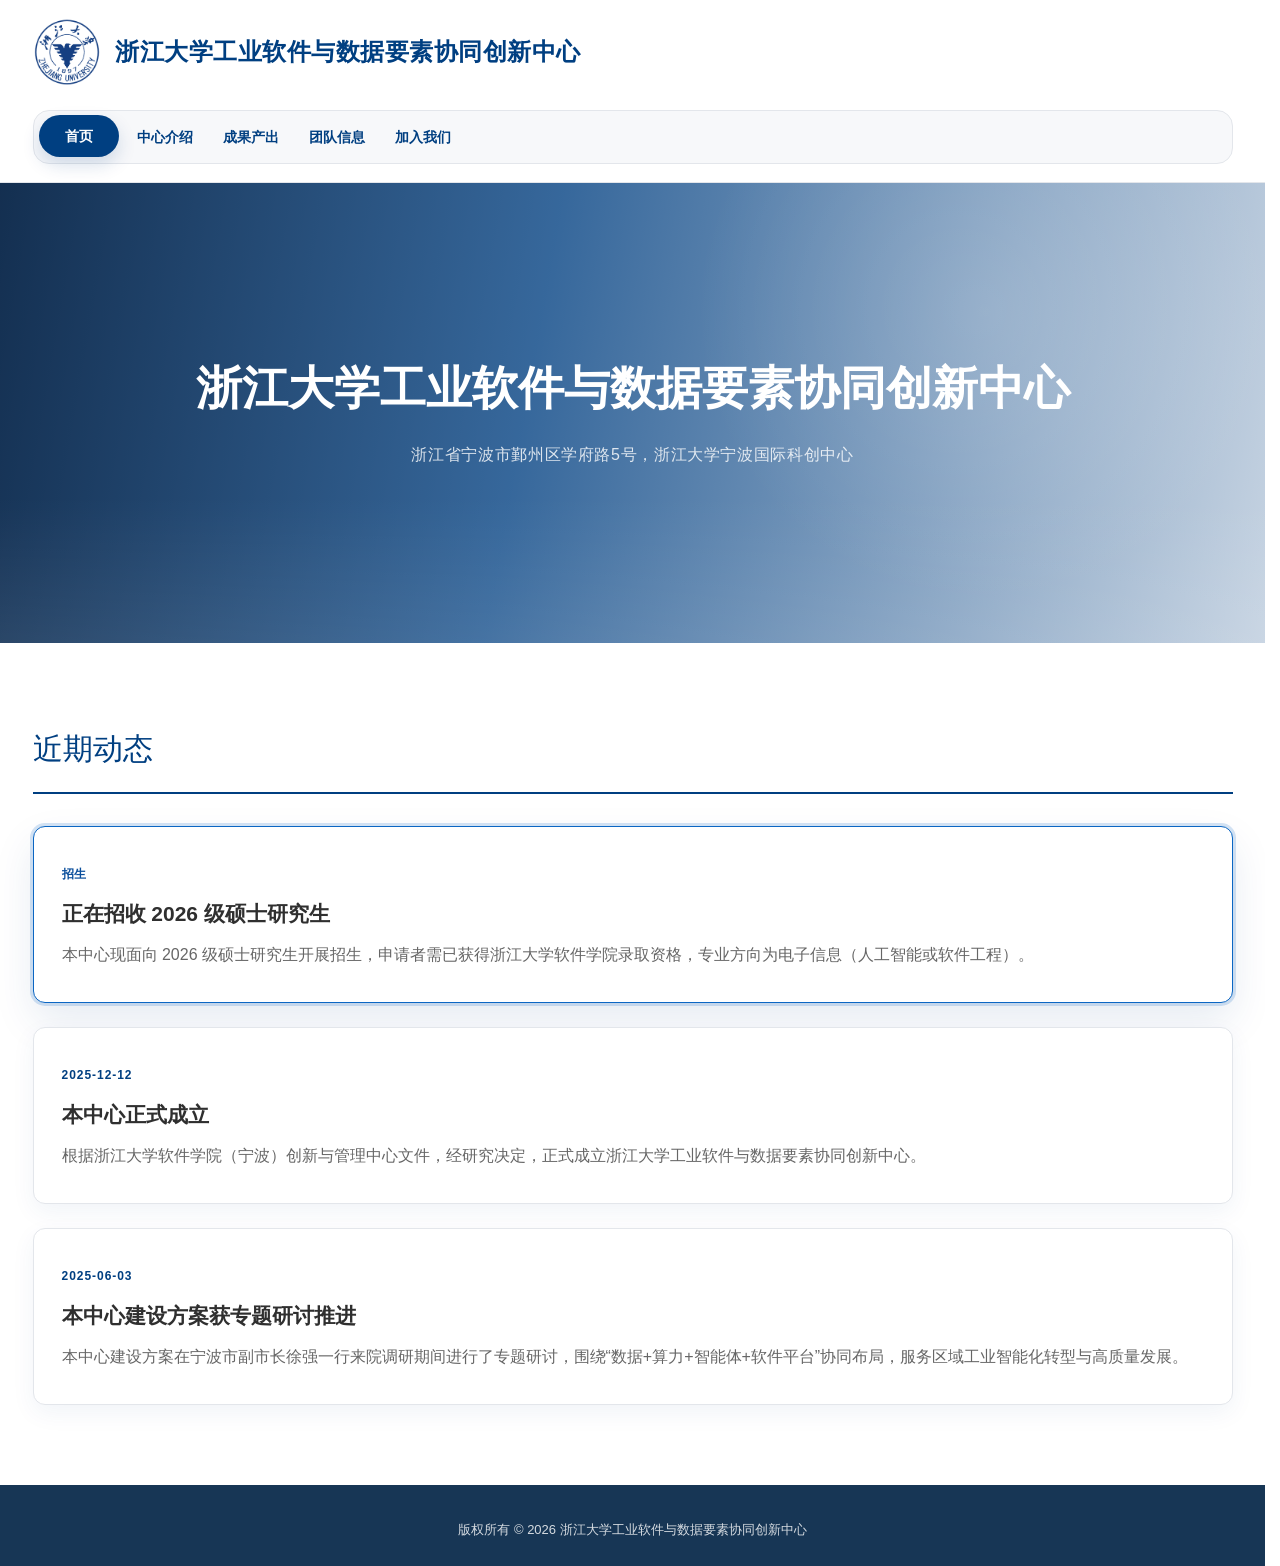
<file: index.html>
<!DOCTYPE html>
<html lang="zh-CN">
<head>
  <meta charset="UTF-8">
  <meta name="viewport" content="width=device-width, initial-scale=1.0">
  <title>浙江大学工业软件与数据要素协同创新中心</title>
  <meta name="description" content="浙江大学工业软件与数据要素协同创新中心，展示本中心概况、研究方向、团队师资、成果与联系方式。">
  <link rel="stylesheet" href="css/style.css">
</head>
<body data-page="home">
  <header class="site-header">
    <div class="container nav-shell">
      <a class="brand" href="index.html" aria-label="返回首页">
        <img class="brand-logo" src="images/zju-badge.png" alt="浙江大学">
        <div class="brand-text">
          <span class="brand-top">浙江大学工业软件与数据要素协同创新中心</span>
        </div>
      </a>
      <button class="nav-toggle" type="button" aria-expanded="false" aria-controls="site-nav">
        <span></span>
        <span></span>
      </button>
      <nav class="site-nav" id="site-nav" aria-label="主导航">
        <a href="index.html" data-nav="home">首页</a>
        <a href="about.html" data-nav="about">中心介绍</a>
        <a href="results.html" data-nav="results">成果产出</a>
        <a href="team.html" data-nav="team">团队信息</a>
        <a href="join.html" data-nav="join">加入我们</a>
      </nav>
    </div>
  </header>

  <main>
    <section class="hero">
      <div class="container hero-grid">
        <div class="hero-copy">
          <h1>浙江大学工业软件与数据要素协同创新中心<br><span class="hero-subline">浙江省宁波市鄞州区学府路5号，浙江大学宁波国际科创中心</span></h1>
        </div>
      </div>
    </section>

    <section class="section">
      <div class="container">
        <div class="section-heading">
          <h2>近期动态</h2>
        </div>
        <div class="news-grid">
          <article class="news-card featured-news-card">
            <a class="news-card-link" href="join.html">
              <div class="news-date">招生</div>
              <h3>正在招收 2026 级硕士研究生</h3>
              <p>本中心现面向 2026 级硕士研究生开展招生，申请者需已获得浙江大学软件学院录取资格，专业方向为电子信息（人工智能或软件工程）。</p>
            </a>
          </article>
          <article class="news-card">
            <a class="news-card-link" href="http://www.cst.zju.edu.cn/_upload/article/files/f1/43/873f62dd48d59788fee9ab7d8a9f/0dc8fa9b-b609-4086-8889-6b500c5af505.pdf" target="_blank" rel="noreferrer">
              <div class="news-date">2025-12-12</div>
              <h3>本中心正式成立</h3>
              <p>根据浙江大学软件学院（宁波）创新与管理中心文件，经研究决定，正式成立浙江大学工业软件与数据要素协同创新中心。</p>
            </a>
          </article>
          <article class="news-card">
            <a class="news-card-link" href="http://www.cst.zju.edu.cn/2025/0603/c36202a3057775/page.htm" target="_blank" rel="noreferrer">
              <div class="news-date">2025-06-03</div>
              <h3>本中心建设方案获专题研讨推进</h3>
              <p>本中心建设方案在宁波市副市长徐强一行来院调研期间进行了专题研讨，围绕“数据+算力+智能体+软件平台”协同布局，服务区域工业智能化转型与高质量发展。</p>
            </a>
          </article>
        </div>
      </div>
    </section>
  </main>

  <footer class="site-footer">
    <div class="container footer-bottom">
      <p>版权所有 © <span id="current-year"></span> 浙江大学工业软件与数据要素协同创新中心</p>
    </div>
  </footer>

  <script src="js/main.js"></script>
</body>
</html>
</file>
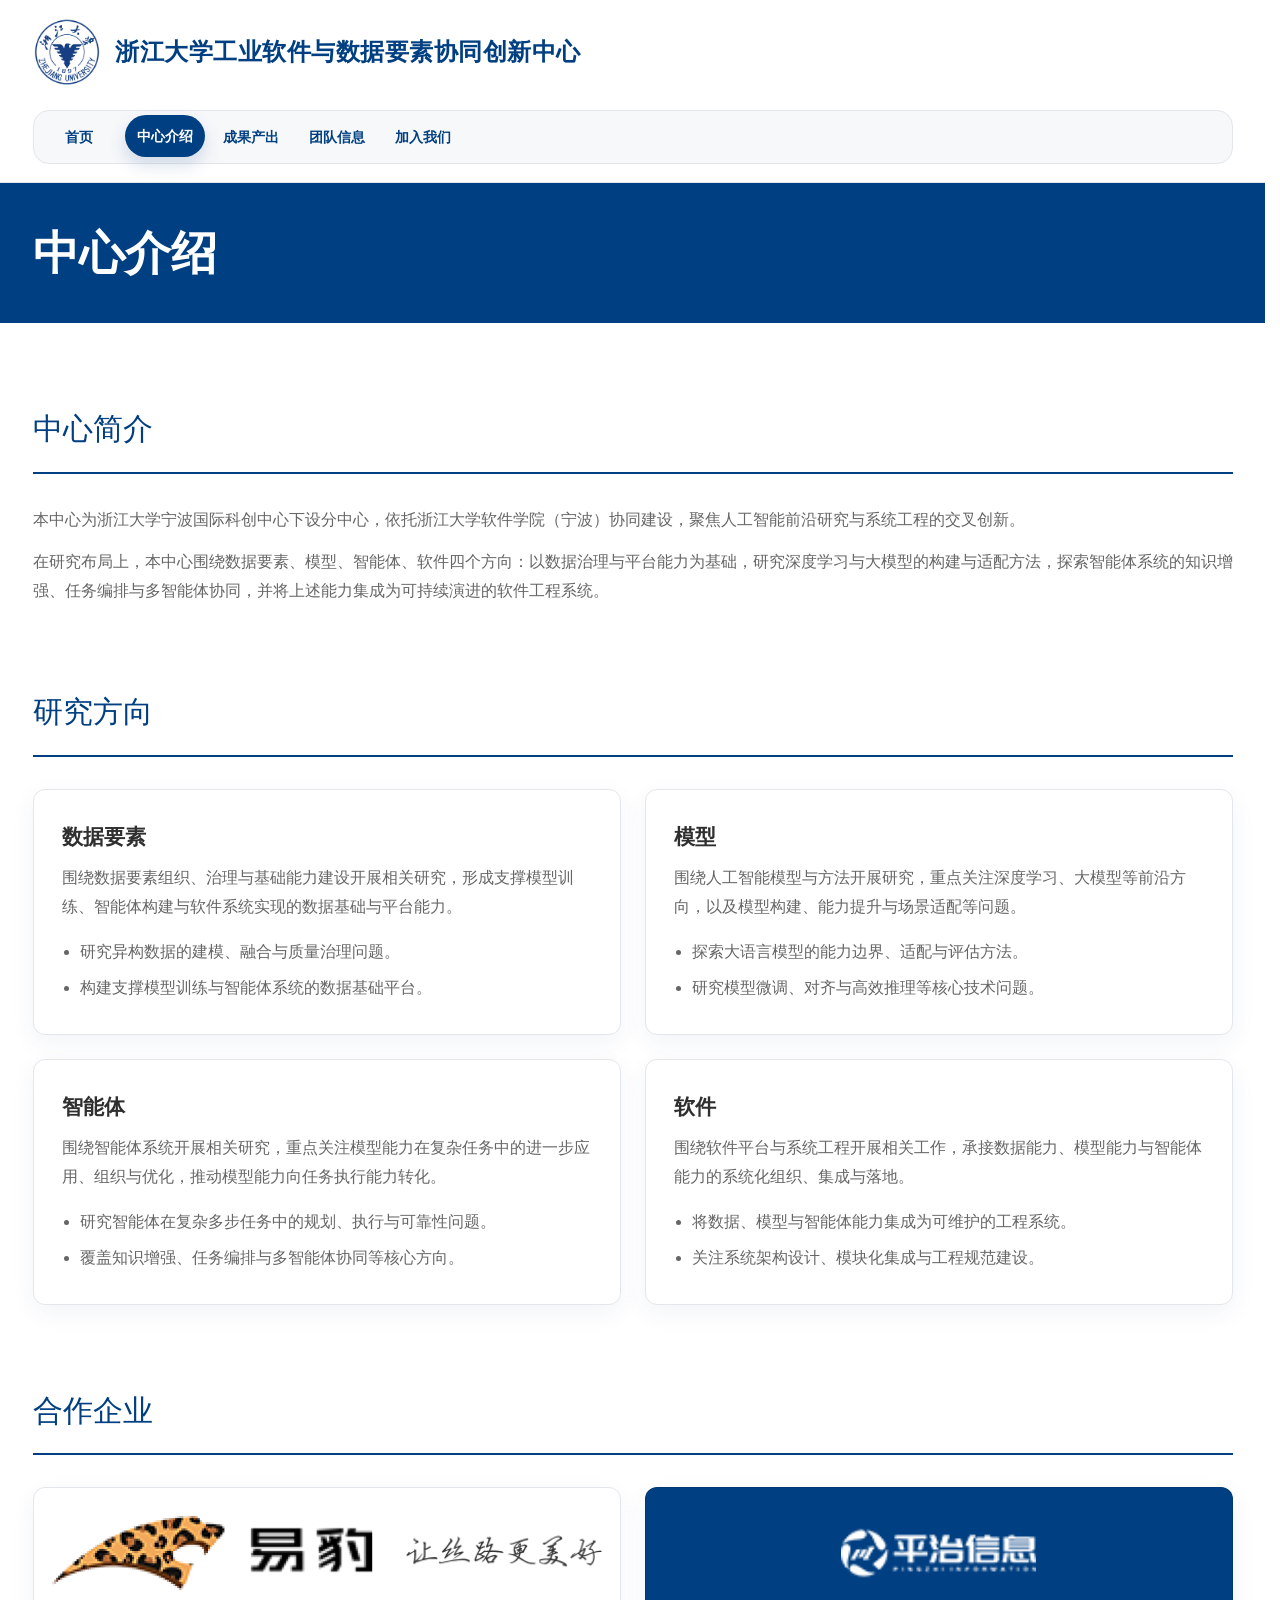
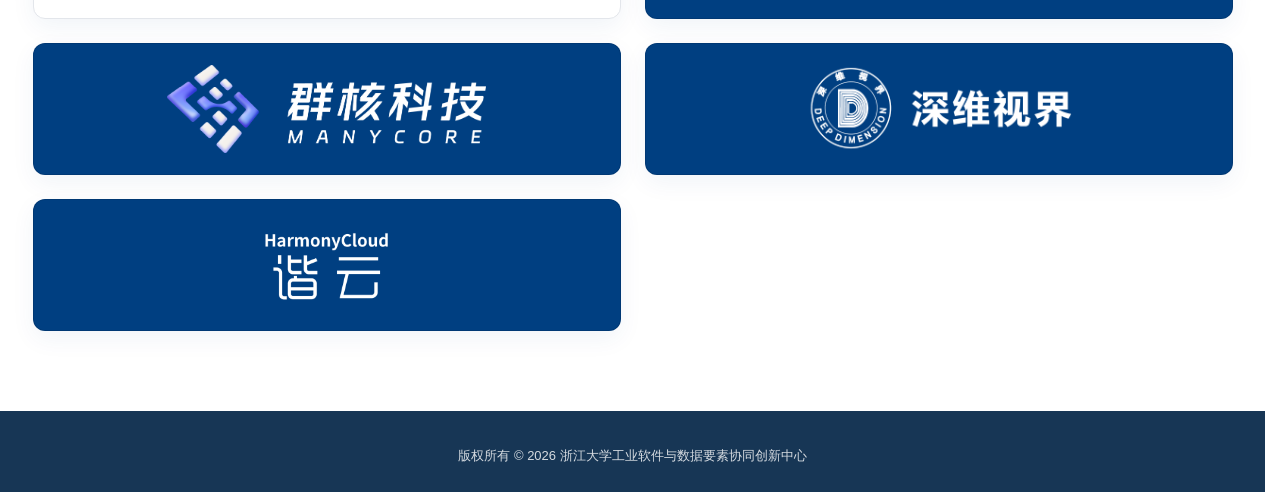
<file: about.html>
<!DOCTYPE html>
<html lang="zh-CN">
<head>
  <meta charset="UTF-8">
  <meta name="viewport" content="width=device-width, initial-scale=1.0">
  <title>中心介绍 | 浙江大学工业软件与数据要素协同创新中心</title>
  <meta name="description" content="了解浙江大学工业软件与数据要素协同创新中心的概况、建设重点、团队基础与研究布局。">
  <link rel="stylesheet" href="css/style.css">
</head>
<body data-page="about">
  <header class="site-header">
    <div class="container nav-shell">
      <a class="brand" href="index.html" aria-label="返回首页">
        <img class="brand-logo" src="images/zju-badge.png" alt="浙江大学">
        <div class="brand-text">
          <span class="brand-top">浙江大学工业软件与数据要素协同创新中心</span>
        </div>
      </a>
      <button class="nav-toggle" type="button" aria-expanded="false" aria-controls="site-nav">
        <span></span>
        <span></span>
      </button>
      <nav class="site-nav" id="site-nav" aria-label="主导航">
        <a href="index.html" data-nav="home">首页</a>
        <a href="about.html" data-nav="about">中心介绍</a>
        <a href="results.html" data-nav="results">成果产出</a>
        <a href="team.html" data-nav="team">团队信息</a>
        <a href="join.html" data-nav="join">加入我们</a>
      </nav>
    </div>
  </header>

  <main>
    <section class="page-hero">
      <div class="container">
        <div class="page-hero-copy">
          <h1>中心介绍</h1>
        </div>
      </div>
    </section>

    <section class="section page-section">
      <div class="container">
        <div class="section-heading">
          <div>
            <h2>中心简介</h2>
          </div>
        </div>
        <p class="section-intro">本中心为浙江大学宁波国际科创中心下设分中心，依托浙江大学软件学院（宁波）协同建设，聚焦人工智能前沿研究与系统工程的交叉创新。</p>
        <p class="section-intro">在研究布局上，本中心围绕数据要素、模型、智能体、软件四个方向：以数据治理与平台能力为基础，研究深度学习与大模型的构建与适配方法，探索智能体系统的知识增强、任务编排与多智能体协同，并将上述能力集成为可持续演进的软件工程系统。</p>
      </div>
    </section>

    <section class="section page-section">
      <div class="container">
        <div class="section-heading">
          <div>
            <h2>研究方向</h2>
          </div>
        </div>
        <div class="research-list">
          <article class="research-tile">
            <h3>数据要素</h3>
            <p>围绕数据要素组织、治理与基础能力建设开展相关研究，形成支撑模型训练、智能体构建与软件系统实现的数据基础与平台能力。</p>
            <ul class="bullet-list">
              <li>研究异构数据的建模、融合与质量治理问题。</li>
              <li>构建支撑模型训练与智能体系统的数据基础平台。</li>
            </ul>
          </article>
          <article class="research-tile">
            <h3>模型</h3>
            <p>围绕人工智能模型与方法开展研究，重点关注深度学习、大模型等前沿方向，以及模型构建、能力提升与场景适配等问题。</p>
            <ul class="bullet-list">
              <li>探索大语言模型的能力边界、适配与评估方法。</li>
              <li>研究模型微调、对齐与高效推理等核心技术问题。</li>
            </ul>
          </article>
          <article class="research-tile">
            <h3>智能体</h3>
            <p>围绕智能体系统开展相关研究，重点关注模型能力在复杂任务中的进一步应用、组织与优化，推动模型能力向任务执行能力转化。</p>
            <ul class="bullet-list">
              <li>研究智能体在复杂多步任务中的规划、执行与可靠性问题。</li>
              <li>覆盖知识增强、任务编排与多智能体协同等核心方向。</li>
            </ul>
          </article>
          <article class="research-tile">
            <h3>软件</h3>
            <p>围绕软件平台与系统工程开展相关工作，承接数据能力、模型能力与智能体能力的系统化组织、集成与落地。</p>
            <ul class="bullet-list">
              <li>将数据、模型与智能体能力集成为可维护的工程系统。</li>
              <li>关注系统架构设计、模块化集成与工程规范建设。</li>
            </ul>
          </article>
        </div>
      </div>
    </section>

    <section class="section page-section">
      <div class="container">
        <div class="section-heading">
          <div>
            <h2>合作企业</h2>
          </div>
        </div>
        <div class="partner-grid">
          <a class="partner-card partner-card-light" href="https://www.smartebao.com/index.html" target="_blank" rel="noreferrer">
            <img src="images/partners/易豹.png" alt="易豹网络科技">
          </a>
          <a class="partner-card" href="http://www.anysoft.cn/" target="_blank" rel="noreferrer">
            <img src="images/partners/平治.png" alt="平治信息">
          </a>
          <a class="partner-card" href="https://manycoretech.com/" target="_blank" rel="noreferrer">
            <img src="images/partners/群核.png" alt="群核科技">
          </a>
          <a class="partner-card" href="http://ncms.stculture.cn/" target="_blank" rel="noreferrer">
            <img src="images/partners/深维.png" alt="深维视界">
          </a>
          <a class="partner-card" href="https://www.harmonycloud.cn/" target="_blank" rel="noreferrer">
            <img src="images/partners/谐云.png" alt="谐云">
          </a>
        </div>
      </div>
    </section>
  </main>

  <footer class="site-footer">
    <div class="container footer-bottom">
      <p>版权所有 © <span id="current-year"></span> 浙江大学工业软件与数据要素协同创新中心</p>
    </div>
  </footer>

  <script src="js/main.js"></script>
</body>
</html>
</file>
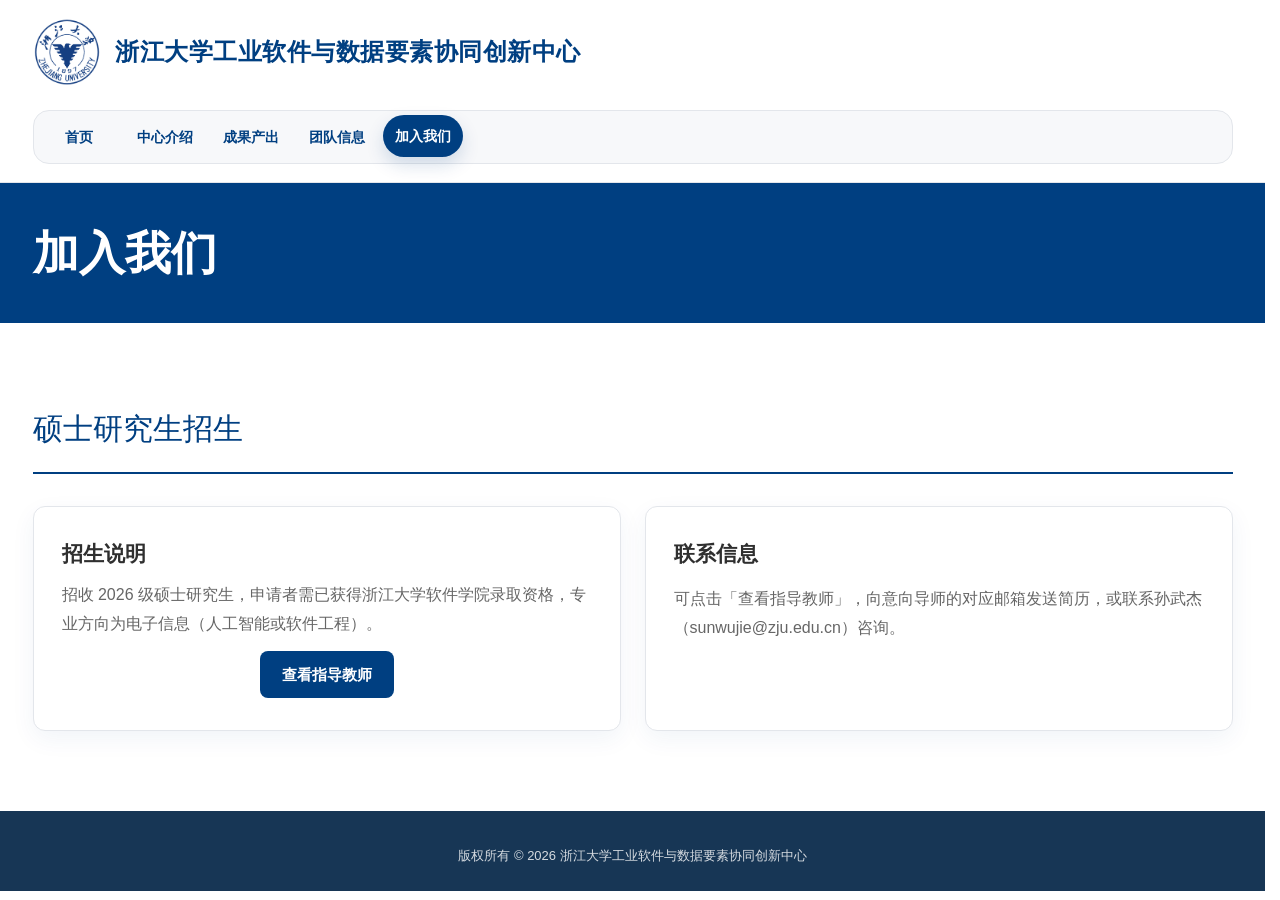
<file: join.html>
<!DOCTYPE html>
<html lang="zh-CN">
<head>
  <meta charset="UTF-8">
  <meta name="viewport" content="width=device-width, initial-scale=1.0">
  <title>加入我们 | 浙江大学工业软件与数据要素协同创新中心</title>
  <meta name="description" content="查看本中心 2026 级硕士研究生招生说明与联系信息。">
  <link rel="stylesheet" href="css/style.css">
</head>
<body data-page="join">
  <header class="site-header">
    <div class="container nav-shell">
      <a class="brand" href="index.html" aria-label="返回首页">
        <img class="brand-logo" src="images/zju-badge.png" alt="浙江大学">
        <div class="brand-text">
          <span class="brand-top">浙江大学工业软件与数据要素协同创新中心</span>
        </div>
      </a>
      <button class="nav-toggle" type="button" aria-expanded="false" aria-controls="site-nav">
        <span></span>
        <span></span>
      </button>
      <nav class="site-nav" id="site-nav" aria-label="主导航">
        <a href="index.html" data-nav="home">首页</a>
        <a href="about.html" data-nav="about">中心介绍</a>
        <a href="results.html" data-nav="results">成果产出</a>
        <a href="team.html" data-nav="team">团队信息</a>
        <a href="join.html" data-nav="join">加入我们</a>
      </nav>
    </div>
  </header>

  <main>
    <section class="page-hero">
      <div class="container">
        <div class="page-hero-copy">
          <h1>加入我们</h1>
        </div>
      </div>
    </section>

    <section class="section page-section">
      <div class="container">
        <div class="section-heading">
          <div>
            <h2>硕士研究生招生</h2>
          </div>
        </div>
        <div class="path-grid">
          <article class="path-card">
            <h3>招生说明</h3>
            <p>招收 2026 级硕士研究生，申请者需已获得浙江大学软件学院录取资格，专业方向为电子信息（人工智能或软件工程）。</p>
            <p style="text-align: center; margin-top: 12px;"><button id="btn-teachers" style="padding: 10px 22px; background: var(--primary); color: #fff; font-weight: 600; border-radius: 8px; border: none; cursor: pointer; font-size: 15px;">查看指导教师</button></p>
          </article>
          <article class="path-card">
            <h3>联系信息</h3>
            <ul class="contact-list">
              <li>可点击「查看指导教师」，向意向导师的对应邮箱发送简历，或联系孙武杰（<a href="mailto:sunwujie@zju.edu.cn">sunwujie@zju.edu.cn</a>）咨询。</li>
            </ul>
          </article>
        </div>
      </div>
    </section>
  </main>

  <footer class="site-footer">
    <div class="container footer-bottom">
      <p>版权所有 © <span id="current-year"></span> 浙江大学工业软件与数据要素协同创新中心</p>
    </div>
  </footer>

  <div class="modal-overlay" id="modal-teachers" role="dialog" aria-modal="true" aria-labelledby="modal-teachers-title" style="display:none;position:fixed;inset:0;background:rgba(0,0,0,.45);z-index:1000;align-items:center;justify-content:center;">
    <div class="modal-box">
      <button class="modal-close" id="btn-teachers-close" aria-label="关闭">&#x2715;</button>
      <h2 class="modal-title" id="modal-teachers-title">指导教师</h2>
      <ul class="teacher-list" id="teacher-list"></ul>
    </div>
  </div>

  <script src="js/main.js"></script>
  <script>
    (function () {
      var teachers = [
        {
          name: '宋明黎',
          homepage: 'https://person.zju.edu.cn/msong',
          field: '模型驱动的深度学习、计算机视觉、图机器学习',
          email: ['zunlei', 'feng', '@', 'zju', '.', 'edu', '.', 'cn']
        },
        {
          name: '王灿',
          homepage: 'https://person.zju.edu.cn/wangcan/0.html',
          field: '知识蒸馏、多模态大模型、扩散模型',
          email: ['sunwujie', '@', 'zju', '.', 'edu', '.', 'cn']
        },
        {
          name: '冯尊磊',
          homepage: 'https://person.zju.edu.cn/fengzunlei',
          field: '人工智能+医学交叉、病理大模型、AI智能体多组学分析',
          email: ['zunlei', 'feng', '@', 'zju', '.', 'edu', '.', 'cn']
        },
        {
          name: '宋杰',
          homepage: 'https://person.zju.edu.cn/songjie',
          field: '多模态大模型、空间智能、模型轻量化',
          email: ['sjie', '@', 'zju', '.', 'edu', '.', 'cn']
        },
        {
          name: '宛袁玉',
          homepage: 'https://person.zju.edu.cn/wanyy',
          field: '在线学习、分布式优化、数据制备、持续学习、模型合并',
          email: ['wanyy', '@', 'zju', '.', 'edu', '.', 'cn']
        },
        {
          name: '季珂宇',
          homepage: 'https://person.zju.edu.cn/NB25053',
          field: '密码学、数据安全、隐私保护计算、人工智能安全',
          email: ['jikeyu', '@', 'zju', '.', 'edu', '.', 'cn']
        },
        {
          name: '贾凌翔',
          homepage: 'https://vipazoo.cn/people/jialingxiang',
          field: 'AI4S多模态大模型、靶向药物设计、肿瘤智能诊疗、多智能体因果推理',
          email: ['lingxiang', 'jia', '@', 'zju', '.', 'edu', '.', 'cn']
        },
        {
          name: '胡佳聪',
          homepage: 'https://jiaconghu.com/',
          field: '多模态大模型、多模态智能体、安全可信、评估优化',
          email: ['jiacong', 'hu', '@', 'zju', '.', 'edu', '.', 'cn']
        },
        {
          name: '张皓飞',
          homepage: 'https://vipazoo.cn/people/zhanghaofei',
          field: '无人机自主视觉导航、多模态智能体、深度模型可解释',
          email: ['haofei', 'zhang', '@', 'zju', '.', 'edu', '.', 'cn']
        },
        {
          name: '陈凯旋',
          homepage: 'https://chenchkx.github.io/',
          field: '多元时序分析、图机器学习、智慧能源',
          email: ['chen', 'kx', '@', 'zju', '.', 'edu', '.', 'cn']
        },
        {
          name: '高杨',
          homepage: 'https://vipazoo.cn/people/gaoyang',
          field: '时间序列挖掘、图机器学习、欺诈检测',
          email: ['roy', 'gao', '@', 'zju', '.', 'edu', '.', 'cn']
        },
        {
          name: '郑铜亚',
          homepage: 'https://vipazoo.cn/people/zhengtongya.html',
          field: '大模型多智能体协作、区块链智能体、城市时空智能体',
          email: ['ty', 'zheng', '@', 'zju', '.', 'edu', '.', 'cn']
        },
        {
          name: '刘顺宇',
          homepage: 'https://scholar.google.com/citations?user=4U-X6d4AAAAJ&hl=en',
          field: '强化学习、大模型智能体',
          email: ['liu', 'shunyu', '@', 'zju', '.', 'edu', '.', 'cn']
        }
      ];

      var list = document.getElementById('teacher-list');
      teachers.forEach(function (t) {
        var emailHtml = t.email
          ? (function () { var addr = t.email.join(''); return '<a class="teacher-email-link" href="mailto:' + addr + '">' + addr + '</a>'; })()
          : '';
        var li = document.createElement('li');
        li.className = 'teacher-item';
        li.innerHTML =
          '<div class="teacher-row1">' +
            (t.homepage ? '<a class="teacher-name" href="' + t.homepage + '" target="_blank" rel="noreferrer">' + t.name + '</a>' : '<span class="teacher-name">' + t.name + '</span>') +
            emailHtml +
          '</div>' +
          '<div class="teacher-field">' + t.field + '</div>';
        list.appendChild(li);
      });

      var overlay = document.getElementById('modal-teachers');
      var btnOpen = document.getElementById('btn-teachers');
      var btnClose = document.getElementById('btn-teachers-close');

      function openModal() {
        overlay.style.display = 'flex';
        btnClose.focus();
      }
      function closeModal() {
        overlay.style.display = 'none';
        btnOpen.focus();
      }

      // Focus trap
      overlay.addEventListener('keydown', function (e) {
        if (e.key === 'Escape') { closeModal(); return; }
        if (e.key !== 'Tab') return;
        var focusable = Array.prototype.slice.call(
          overlay.querySelectorAll('a[href], button:not([disabled])')
        );
        var first = focusable[0];
        var last = focusable[focusable.length - 1];
        if (e.shiftKey) {
          if (document.activeElement === first) { e.preventDefault(); last.focus(); }
        } else {
          if (document.activeElement === last) { e.preventDefault(); first.focus(); }
        }
      });

      btnOpen.addEventListener('click', openModal);
      btnClose.addEventListener('click', closeModal);
      overlay.addEventListener('click', function (e) { if (e.target === overlay) closeModal(); });
    })();
  </script>
</body>
</html>
</file>
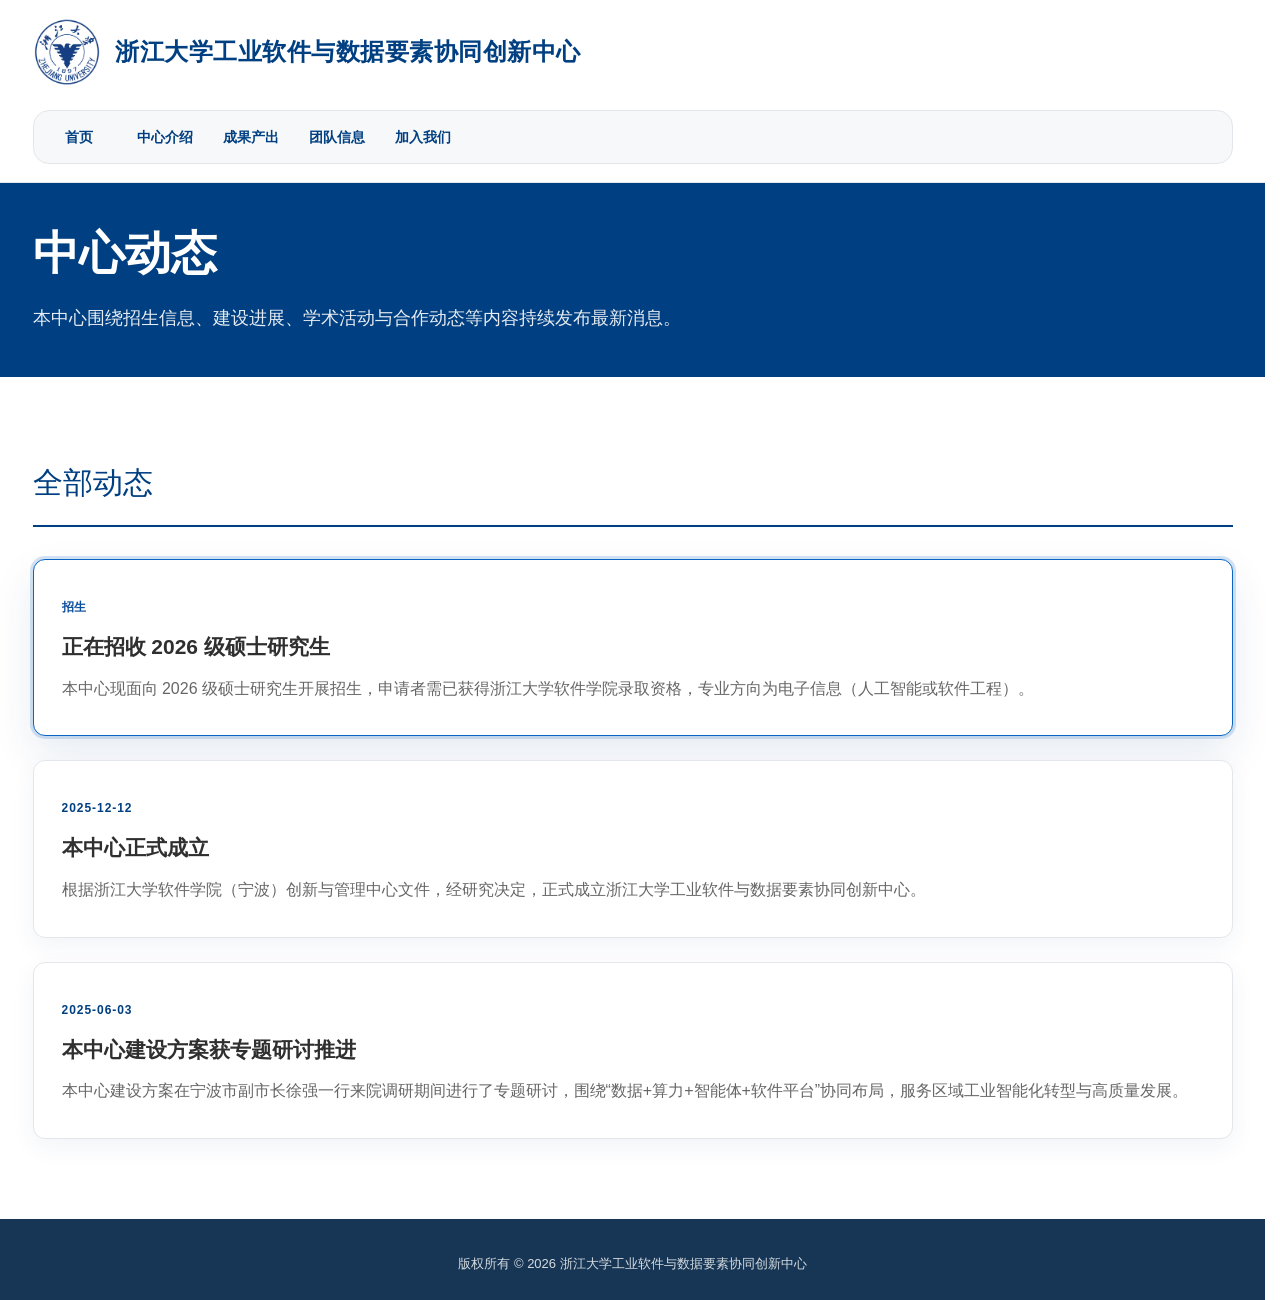
<file: news.html>
<!DOCTYPE html>
<html lang="zh-CN">
<head>
  <meta charset="UTF-8">
  <meta name="viewport" content="width=device-width, initial-scale=1.0">
  <title>中心动态 | 浙江大学工业软件与数据要素协同创新中心</title>
  <meta name="description" content="查看浙江大学工业软件与数据要素协同创新中心的全部动态信息。">
  <link rel="stylesheet" href="css/style.css">
</head>
<body data-page="news">
  <header class="site-header">
    <div class="container nav-shell">
      <a class="brand" href="index.html" aria-label="返回首页">
        <img class="brand-logo" src="images/zju-badge.png" alt="浙江大学">
        <div class="brand-text">
          <span class="brand-top">浙江大学工业软件与数据要素协同创新中心</span>
        </div>
      </a>
      <button class="nav-toggle" type="button" aria-expanded="false" aria-controls="site-nav">
        <span></span>
        <span></span>
      </button>
      <nav class="site-nav" id="site-nav" aria-label="主导航">
        <a href="index.html" data-nav="home">首页</a>
        <a href="about.html" data-nav="about">中心介绍</a>
        <a href="results.html" data-nav="results">成果产出</a>
        <a href="team.html" data-nav="team">团队信息</a>
        <a href="join.html" data-nav="join">加入我们</a>
      </nav>
    </div>
  </header>

  <main>
    <section class="page-hero">
      <div class="container">
        <div class="page-hero-copy">
          <h1>中心动态</h1>
          <p>本中心围绕招生信息、建设进展、学术活动与合作动态等内容持续发布最新消息。</p>
        </div>
      </div>
    </section>

    <section class="section page-section">
      <div class="container">
        <div class="section-heading">
          <h2>全部动态</h2>
        </div>
        <div id="news-list">
          <div class="results-empty">
            <p>动态数据加载中...</p>
          </div>
        </div>
      </div>
    </section>
  </main>

  <footer class="site-footer">
    <div class="container footer-bottom">
      <p>版权所有 © <span id="current-year"></span> 浙江大学工业软件与数据要素协同创新中心</p>
    </div>
  </footer>

  <script src="js/main.js"></script>
</body>
</html>
</file>
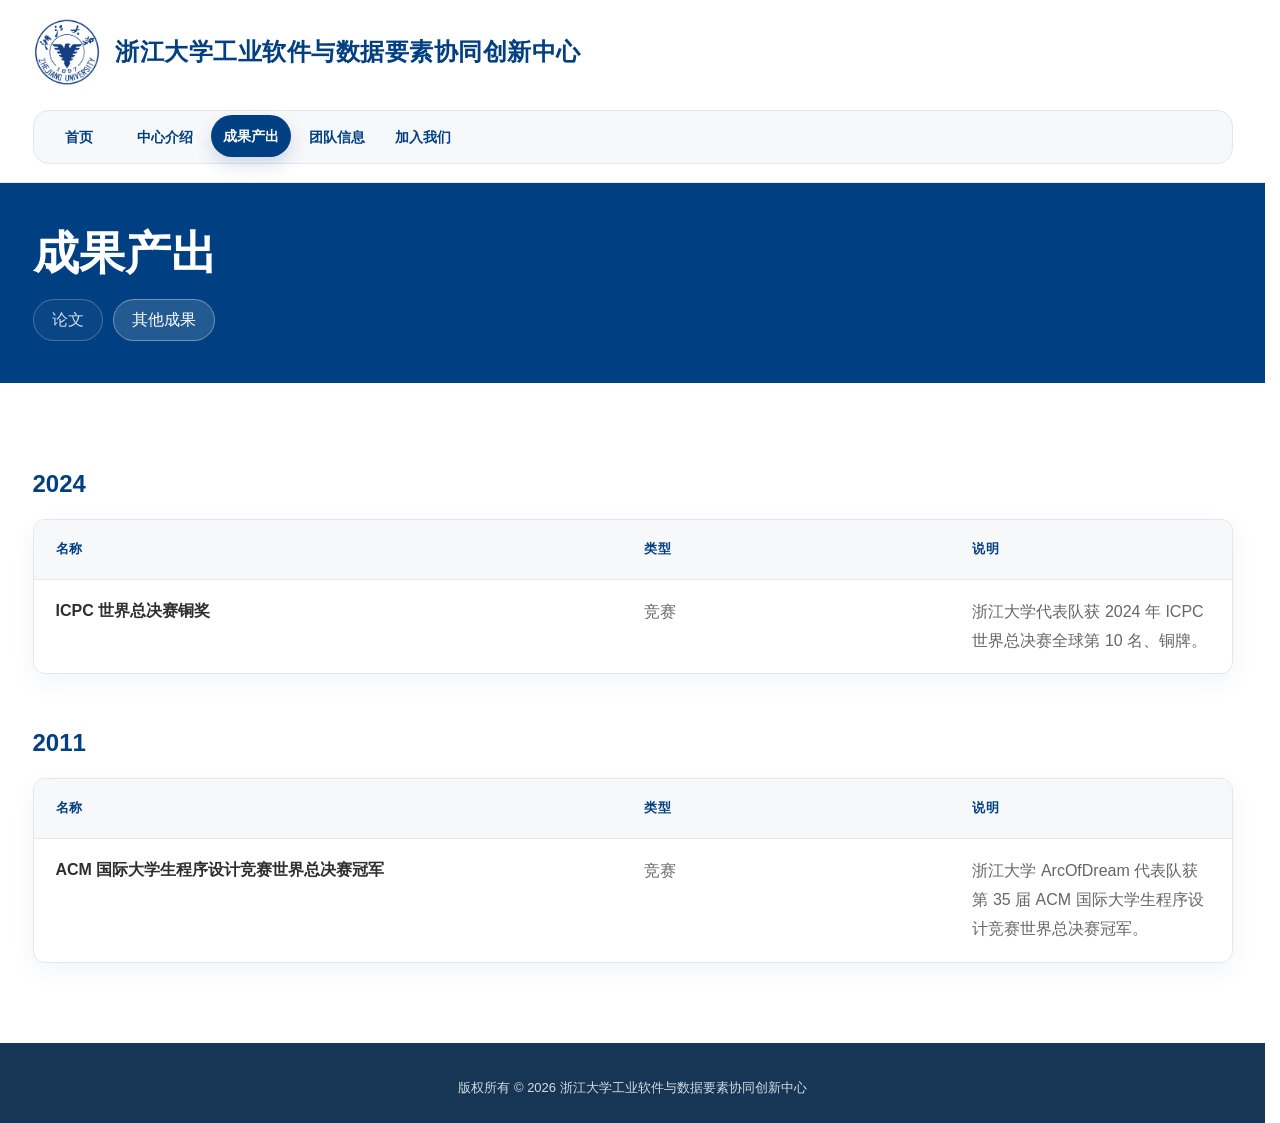
<file: results-achievements.html>
<!DOCTYPE html>
<html lang="zh-CN">
<head>
  <meta charset="UTF-8">
  <meta name="viewport" content="width=device-width, initial-scale=1.0">
  <title>其他成果 | 浙江大学工业软件与数据要素协同创新中心</title>
  <meta name="description" content="查看浙江大学工业软件与数据要素协同创新中心的其他代表性成果。">
  <link rel="stylesheet" href="css/style.css">
</head>
<body data-page="results">
  <header class="site-header">
    <div class="container nav-shell">
      <a class="brand" href="index.html" aria-label="返回首页">
        <img class="brand-logo" src="images/zju-badge.png" alt="浙江大学">
        <div class="brand-text">
          <span class="brand-top">浙江大学工业软件与数据要素协同创新中心</span>
        </div>
      </a>
      <button class="nav-toggle" type="button" aria-expanded="false" aria-controls="site-nav">
        <span></span>
        <span></span>
      </button>
      <nav class="site-nav" id="site-nav" aria-label="主导航">
        <a href="index.html" data-nav="home">首页</a>
        <a href="about.html" data-nav="about">中心介绍</a>
        <a href="results.html" data-nav="results">成果产出</a>
        <a href="team.html" data-nav="team">团队信息</a>
        <a href="join.html" data-nav="join">加入我们</a>
      </nav>
    </div>
  </header>

  <main>
    <section class="page-hero">
      <div class="container">
        <div class="page-hero-copy">
          <h1>成果产出</h1>
          <div class="results-tabs" aria-label="成果产出分类">
            <a class="results-tab" href="results.html">论文</a>
            <a class="results-tab is-active" href="results-achievements.html">其他成果</a>
          </div>
        </div>
      </div>
    </section>

    <div id="results-app" data-results-slug="achievements">
      <section class="section page-section">
        <div class="container">
          <div class="results-empty">
            <p>成果数据加载中...</p>
          </div>
        </div>
      </section>
    </div>
  </main>

  <footer class="site-footer">
    <div class="container footer-bottom">
      <p>版权所有 © <span id="current-year"></span> 浙江大学工业软件与数据要素协同创新中心</p>
    </div>
  </footer>

  <script src="js/main.js"></script>
</body>
</html>
</file>
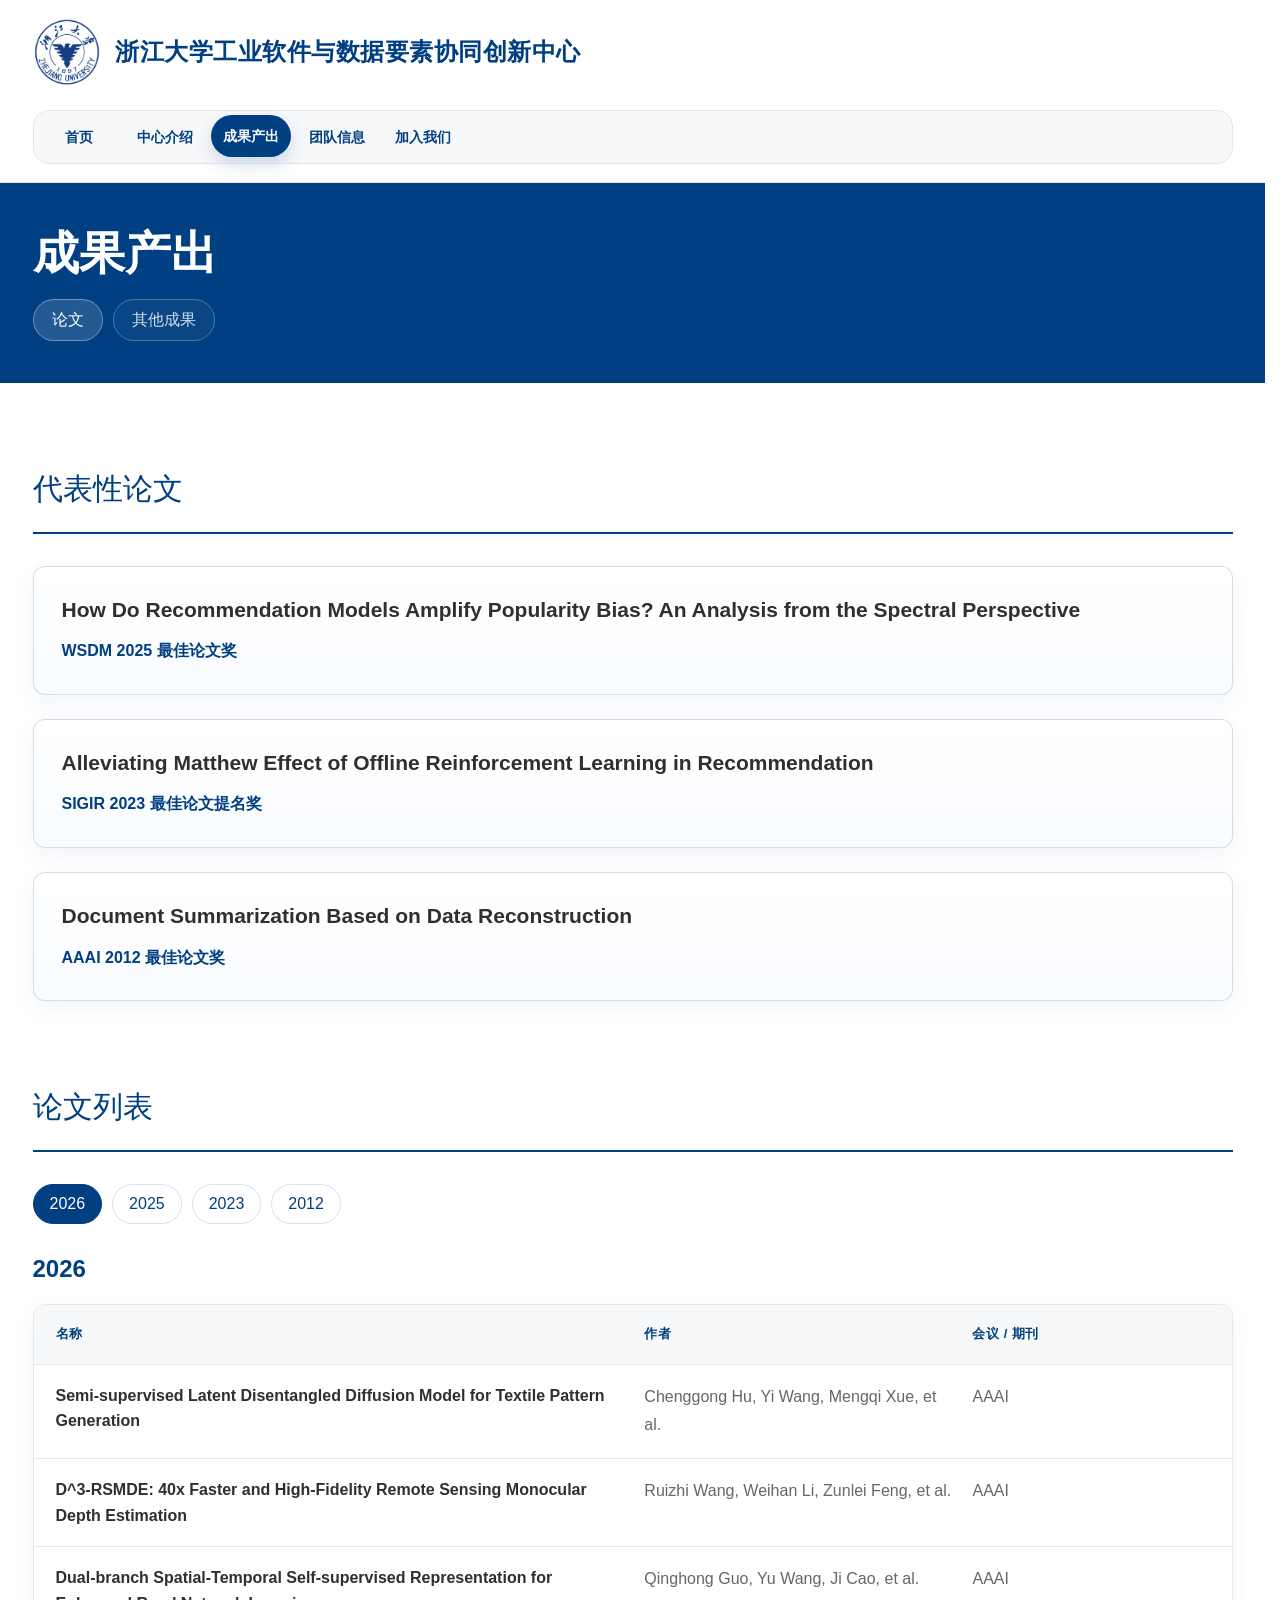
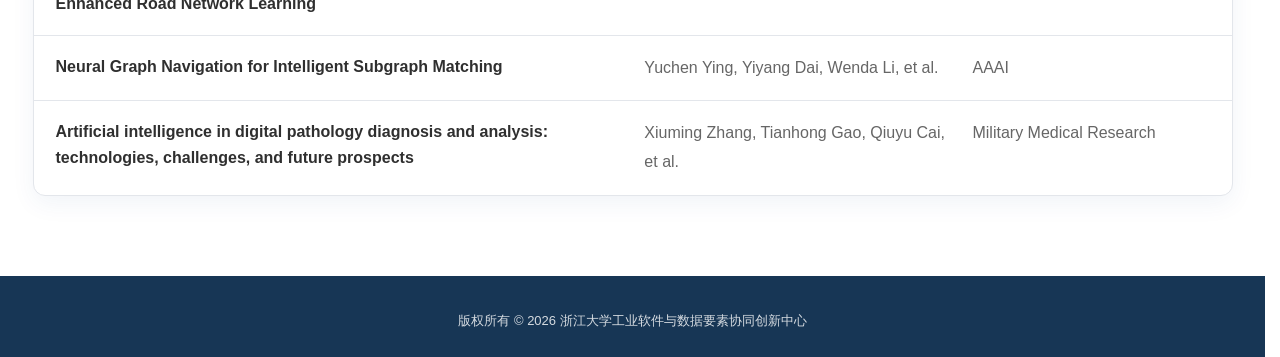
<file: results.html>
<!DOCTYPE html>
<html lang="zh-CN">
<head>
  <meta charset="UTF-8">
  <meta name="viewport" content="width=device-width, initial-scale=1.0">
  <title>论文 | 浙江大学工业软件与数据要素协同创新中心</title>
  <meta name="description" content="查看浙江大学工业软件与数据要素协同创新中心的论文成果。">
  <link rel="stylesheet" href="css/style.css">
</head>
<body data-page="results">
  <header class="site-header">
    <div class="container nav-shell">
      <a class="brand" href="index.html" aria-label="返回首页">
        <img class="brand-logo" src="images/zju-badge.png" alt="浙江大学">
        <div class="brand-text">
          <span class="brand-top">浙江大学工业软件与数据要素协同创新中心</span>
        </div>
      </a>
      <button class="nav-toggle" type="button" aria-expanded="false" aria-controls="site-nav">
        <span></span>
        <span></span>
      </button>
      <nav class="site-nav" id="site-nav" aria-label="主导航">
        <a href="index.html" data-nav="home">首页</a>
        <a href="about.html" data-nav="about">中心介绍</a>
        <a href="results.html" data-nav="results">成果产出</a>
        <a href="team.html" data-nav="team">团队信息</a>
        <a href="join.html" data-nav="join">加入我们</a>
      </nav>
    </div>
  </header>

  <main>
    <section class="page-hero">
      <div class="container">
        <div class="page-hero-copy">
          <h1>成果产出</h1>
          <div class="results-tabs" aria-label="成果产出分类">
            <a class="results-tab is-active" href="results.html">论文</a>
            <a class="results-tab" href="results-achievements.html">其他成果</a>
          </div>
        </div>
      </div>
    </section>

    <div id="results-app" data-results-slug="papers">
      <section class="section page-section">
        <div class="container">
          <div class="results-empty">
            <p>论文数据加载中...</p>
          </div>
        </div>
      </section>
    </div>
  </main>

  <footer class="site-footer">
    <div class="container footer-bottom">
      <p>版权所有 © <span id="current-year"></span> 浙江大学工业软件与数据要素协同创新中心</p>
    </div>
  </footer>

  <script src="js/main.js"></script>
</body>
</html>
</file>
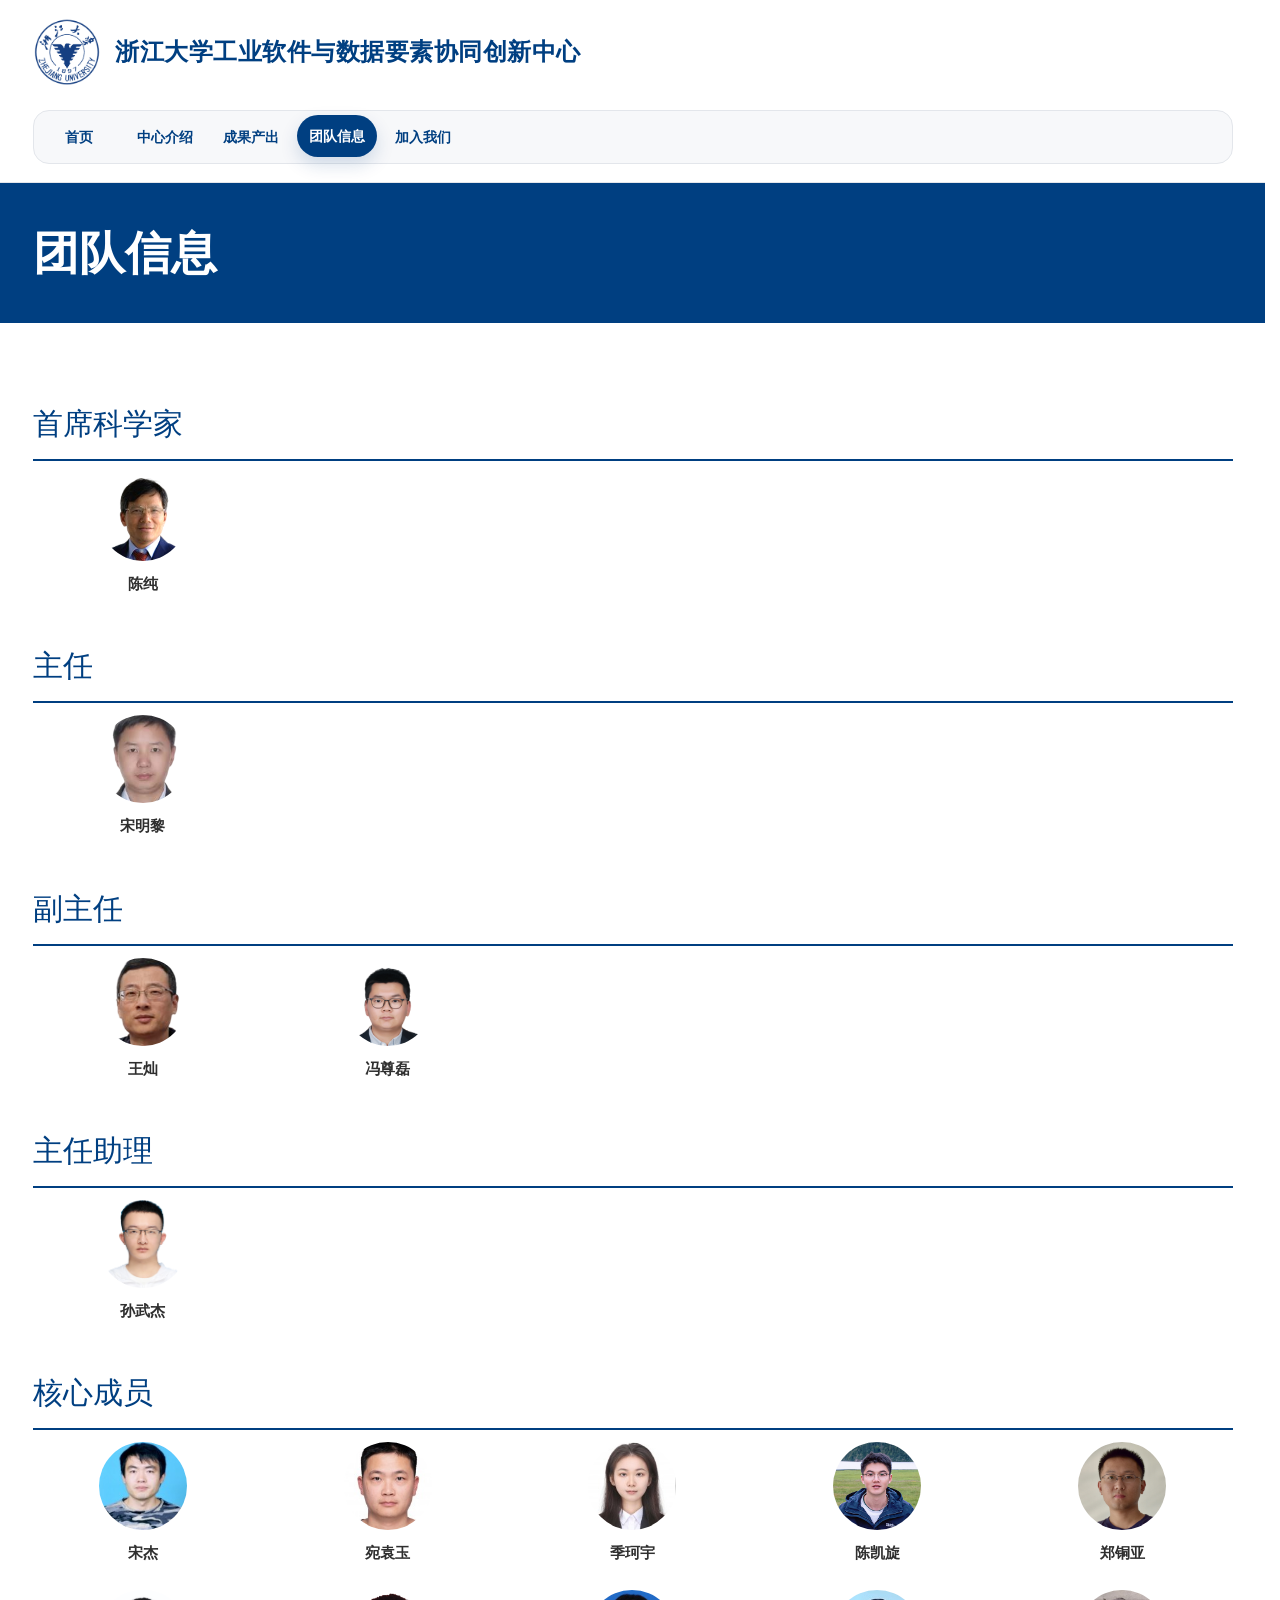
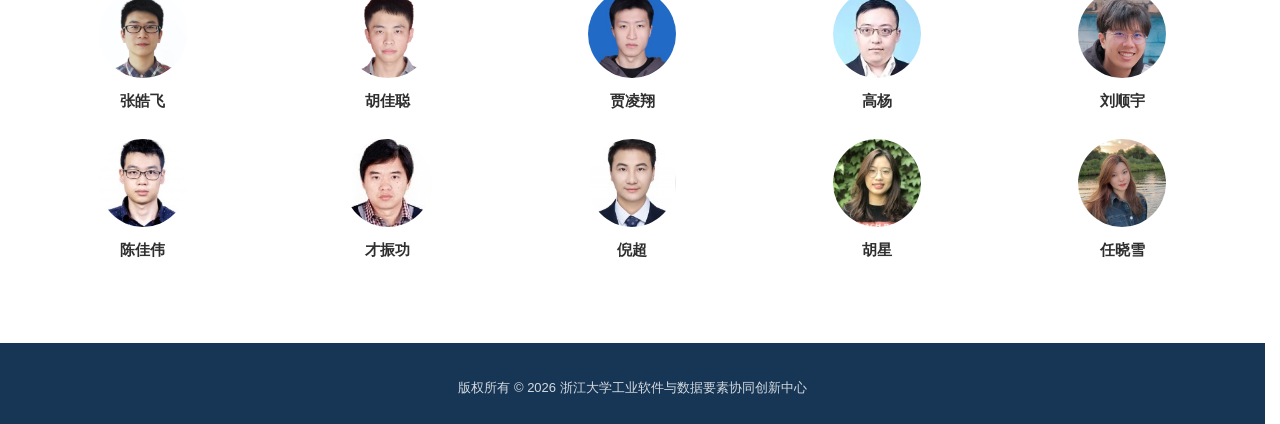
<file: team.html>
<!DOCTYPE html>
<html lang="zh-CN">
<head>
  <meta charset="UTF-8">
  <meta name="viewport" content="width=device-width, initial-scale=1.0">
  <title>团队信息 | 浙江大学工业软件与数据要素协同创新中心</title>
  <meta name="description" content="查看本中心团队师资、组织架构与成员信息。">
  <link rel="stylesheet" href="css/style.css">
</head>
<body data-page="team">
  <header class="site-header">
    <div class="container nav-shell">
      <a class="brand" href="index.html" aria-label="返回首页">
        <img class="brand-logo" src="images/zju-badge.png" alt="浙江大学">
        <div class="brand-text">
          <span class="brand-top">浙江大学工业软件与数据要素协同创新中心</span>
        </div>
      </a>
      <button class="nav-toggle" type="button" aria-expanded="false" aria-controls="site-nav">
        <span></span>
        <span></span>
      </button>
      <nav class="site-nav" id="site-nav" aria-label="主导航">
        <a href="index.html" data-nav="home">首页</a>
        <a href="about.html" data-nav="about">中心介绍</a>
        <a href="results.html" data-nav="results">成果产出</a>
        <a href="team.html" data-nav="team">团队信息</a>
        <a href="join.html" data-nav="join">加入我们</a>
      </nav>
    </div>
  </header>

  <main>
    <section class="page-hero">
      <div class="container">
        <div class="page-hero-copy">
          <h1>团队信息</h1>
        </div>
      </div>
    </section>

    <section class="section page-section">
      <div class="container" id="team-groups">
        <div class="results-empty">
          <p>团队数据加载中...</p>
        </div>
      </div>
    </section>
  </main>

  <footer class="site-footer">
    <div class="container footer-bottom">
      <p>版权所有 © <span id="current-year"></span> 浙江大学工业软件与数据要素协同创新中心</p>
    </div>
  </footer>

  <script src="js/main.js"></script>
</body>
</html>
</file>
<file: css/style.css>
:root {
  --primary: #003f81;
  --primary-dark: #002b5e;
  --primary-light: #0f5da8;
  --accent: #b90504;
  --text-main: #2f2f2f;
  --text-gray: #666666;
  --text-light: #8a8a8a;
  --bg-page: #ffffff;
  --bg-soft: #f7f8fa;
  --border: #e3e6eb;
  --container: 1200px;
  --shadow-soft: 0 8px 24px rgba(0, 63, 129, 0.06);
  --shadow-card: 0 14px 36px rgba(0, 63, 129, 0.08);
  --radius-card: 12px;
  --radius-sm: 8px;
  --space-section: 80px;
  --space-block: 48px;
  --space-heading: 32px;
  --space-grid: 24px;
  --space-tight: 20px;
  --font-family: "Microsoft YaHei", "PingFang SC", "Helvetica Neue", Arial, sans-serif;
}

* {
  box-sizing: border-box;
}

html {
  scroll-behavior: smooth;
  scrollbar-gutter: stable;
}

body {
  margin: 0;
  font-family: var(--font-family);
  color: var(--text-main);
  background: var(--bg-page);
  line-height: 1.75;
  -webkit-font-smoothing: antialiased;
  text-rendering: optimizeLegibility;
}

body.nav-open {
  overflow: hidden;
}

a {
  color: inherit;
  text-decoration: none;
}

button {
  font: inherit;
}

img {
  display: block;
  max-width: 100%;
}

.container {
  width: min(var(--container), calc(100% - 32px));
  margin: 0 auto;
}

.site-header {
  position: sticky;
  top: 0;
  z-index: 100;
  background: #ffffff;
  border-bottom: 1px solid var(--border);
}

.nav-shell {
  display: flex;
  align-items: center;
  justify-content: space-between;
  gap: 24px;
  min-height: 98px;
}

.brand {
  display: flex;
  align-items: center;
  flex: 1;
  min-width: 0;
  gap: 14px;
}

.brand-logo {
  height: 68px;
  width: auto;
}

.brand-text {
  min-width: 0;
}

.brand-top {
  display: block;
  font-size: 24px;
  font-weight: 700;
  letter-spacing: 0.5px;
  color: var(--primary);
  line-height: 1.2;
  white-space: nowrap;
}


.nav-toggle {
  display: none;
  width: 42px;
  height: 42px;
  padding: 0;
  border: 1px solid rgba(0, 63, 129, 0.18);
  background: #ffffff;
  border-radius: var(--radius-sm);
  align-items: center;
  justify-content: center;
  flex-direction: column;
  gap: 5px;
  cursor: pointer;
}

.nav-toggle span {
  width: 18px;
  height: 2px;
  background: var(--primary);
}

.site-nav {
  display: flex;
  align-items: center;
  gap: 6px;
  flex-shrink: 0;
  padding: 5px;
  background: var(--bg-soft);
  border: 1px solid var(--border);
  border-radius: 999px;
}

.site-nav a {
  display: block;
  min-width: 80px;
  padding: 0 10px;
  height: 42px;
  line-height: 42px;
  text-align: center;
  font-size: 14px;
  font-weight: 600;
  color: var(--primary);
  background: transparent;
  border-radius: 999px;
  transition: background-color 0.2s ease, color 0.2s ease, transform 0.2s ease, box-shadow 0.2s ease;
}

.site-nav a:hover,
.site-nav a.is-active {
  background: var(--primary);
  color: #ffffff;
  box-shadow: 0 8px 18px rgba(0, 63, 129, 0.16);
  transform: translateY(-1px);
}

.hero {
  position: relative;
  padding: 0;
  background: var(--bg-soft);
}

.hero::before {
  content: "";
  position: absolute;
  inset: 0;
  background:
    linear-gradient(100deg, rgba(0, 30, 66, 0.92) 0%, rgba(0, 63, 129, 0.78) 42%, rgba(0, 63, 129, 0.2) 100%),
    url("https://images.unsplash.com/photo-1516321318423-f06f85e504b3?auto=format&fit=crop&q=80&w=1800&h=780") center/cover no-repeat;
}

.hero::after {
  content: "";
  position: absolute;
  inset: 0;
  background:
    linear-gradient(180deg, rgba(255, 255, 255, 0) 68%, rgba(255, 255, 255, 0.08) 100%),
    radial-gradient(circle at 78% 28%, rgba(255, 255, 255, 0.14), transparent 28%);
}

.hero-grid {
  position: relative;
  z-index: 1;
  min-height: 460px;
  display: grid;
  grid-template-columns: 1fr;
  gap: 0;
  align-items: center;
  padding: 84px 0 78px;
}

.hero-copy,
.page-hero-copy,
.page-hero-side {
  animation: fade-up 0.75s ease both;
}

.page-hero-side {
  animation-delay: 0.08s;
}

.hero-copy {
  color: #ffffff;
  text-align: center;
}

.kicker {
  margin: 0 0 12px;
  font-size: 13px;
  letter-spacing: 1px;
  color: var(--accent);
  text-transform: uppercase;
}

.hero-copy h1,
.page-hero-copy h1 {
  margin: 0;
  font-size: 46px;
  line-height: 1.22;
  font-weight: 700;
}

.hero-subline {
  display: inline-block;
  margin-top: 14px;
  font-size: 16px;
  font-weight: 400;
  letter-spacing: 0.04em;
  color: rgba(255, 255, 255, 0.82);
}

.hero-intro,
.page-hero-copy p {
  margin: 22px 0 0;
  font-size: 18px;
  color: rgba(255, 255, 255, 0.9);
}

.hero-intro {
  max-width: 720px;
  margin-left: auto;
  margin-right: auto;
}

.research-tile,
.detail-card,
.path-card,
.news-card {
  background: #ffffff;
  border: 1px solid var(--border);
  box-shadow: var(--shadow-soft);
  border-radius: var(--radius-card);
  transition: transform 0.25s ease, box-shadow 0.25s ease, border-color 0.25s ease;
}

.research-tile:hover,
.detail-card:hover,
.path-card:hover,
.news-card:hover {
  transform: translateY(-4px);
  box-shadow: var(--shadow-card);
  border-color: rgba(0, 63, 129, 0.18);
}

.section,
.page-section {
  padding: var(--space-section) 0;
}

.page-section + .page-section {
  padding-top: 0;
}

.section-alt {
  background: linear-gradient(180deg, #f7f8fa 0%, #f2f5f8 100%);
}

.section-heading {
  display: flex;
  align-items: flex-end;
  justify-content: space-between;
  gap: 20px;
  margin-bottom: var(--space-heading);
  border-bottom: 2px solid var(--primary);
  padding-bottom: 16px;
}


.section-heading h2,
.page-section h2 {
  margin: 0;
  font-size: 30px;
  color: var(--primary);
  font-weight: 400;
}

.section-intro {
  margin: 14px 0 0;
  color: var(--text-gray);
  line-height: 1.8;
}

.section-link {
  color: var(--primary);
  font-size: 14px;
  font-weight: 600;
  transition: color 0.2s ease, transform 0.2s ease;
}

.section-link:hover {
  color: var(--accent);
  transform: translateX(2px);
}

.results-tabs {
  display: flex;
  flex-wrap: wrap;
  gap: 10px;
  margin-top: 18px;
}

.results-tab {
  display: inline-flex;
  align-items: center;
  min-height: 42px;
  padding: 0 18px;
  border: 1px solid rgba(255, 255, 255, 0.24);
  border-radius: 999px;
  color: rgba(255, 255, 255, 0.82);
  background: rgba(255, 255, 255, 0.04);
  transition: background-color 0.2s ease, color 0.2s ease, border-color 0.2s ease;
}

.results-tab:hover,
.results-tab.is-active {
  color: #ffffff;
  background: rgba(255, 255, 255, 0.14);
  border-color: rgba(255, 255, 255, 0.34);
}

.paper-year-tabs {
  display: flex;
  flex-wrap: wrap;
  gap: 10px;
  margin-bottom: var(--space-grid);
}

.paper-year-tab {
  min-height: 40px;
  padding: 0 16px;
  border: 1px solid rgba(0, 63, 129, 0.14);
  border-radius: 999px;
  background: #ffffff;
  color: var(--primary);
  cursor: pointer;
  transition: background-color 0.2s ease, color 0.2s ease, border-color 0.2s ease;
}

.paper-year-tab.is-active,
.paper-year-tab:hover {
  background: var(--primary);
  color: #ffffff;
  border-color: var(--primary);
}

.detail-grid,
.path-grid,
.team-grid,
.research-list,
.news-grid {
  display: grid;
  gap: var(--space-grid);
}

.paper-year-group + .paper-year-group {
  margin-top: var(--space-block);
}

.paper-year-heading {
  margin-bottom: 14px;
  font-size: 24px;
  font-weight: 700;
  color: var(--primary);
}

.paper-table {
  border: 1px solid var(--border);
  border-radius: var(--radius-card);
  overflow: hidden;
  background: #ffffff;
  box-shadow: var(--shadow-soft);
}

.paper-row {
  display: grid;
  grid-template-columns: minmax(280px, 2.4fr) minmax(200px, 1.3fr) minmax(180px, 1fr);
  gap: 20px;
  align-items: start;
  padding: 18px 22px;
  border-top: 1px solid var(--border);
}

.paper-row:first-child {
  border-top: 0;
}

.paper-row-head {
  background: #f7f8fa;
  color: var(--primary);
  font-size: 13px;
  font-weight: 700;
  letter-spacing: 0.04em;
}

.paper-title {
  font-weight: 700;
  color: var(--text-main);
  line-height: 1.6;
}

.results-row-link {
  color: inherit;
}

.results-row-link:hover {
  color: var(--primary);
}

.paper-authors,
.paper-venue {
  color: var(--text-gray);
  line-height: 1.8;
}

.results-empty {
  padding: 28px 24px;
  border: 1px dashed rgba(0, 63, 129, 0.22);
  border-radius: var(--radius-card);
  background: #fafbfd;
}

.results-empty p {
  margin: 0;
  color: var(--text-gray);
}

.featured-paper-grid {
  display: grid;
  gap: var(--space-grid);
}

.featured-paper-card {
  padding: 28px;
  border: 1px solid rgba(0, 63, 129, 0.16);
  border-radius: var(--radius-card);
  background: linear-gradient(180deg, #ffffff 0%, #f8fbff 100%);
  box-shadow: var(--shadow-soft);
}

.featured-paper-card h3 {
  margin: 0 0 12px;
  font-size: 21px;
  line-height: 1.45;
  color: var(--text-main);
}

.featured-paper-meta,
.featured-paper-note {
  margin: 0;
  color: var(--text-gray);
  line-height: 1.8;
}

.featured-paper-note {
  color: var(--primary);
  font-weight: 700;
}

.team-grid {
  grid-template-columns: repeat(3, minmax(0, 1fr));
}

.news-grid {
  grid-template-columns: 1fr;
}

.detail-grid,
.path-grid,
.research-list {
  grid-template-columns: repeat(2, minmax(0, 1fr));
}

.detail-card,
.path-card,
.research-tile,
.news-card {
  padding: 32px 28px;
}

.research-tile h3,
.detail-card h3,
.path-card h3,
.news-card h3 {
  margin: 0 0 12px;
  font-size: 21px;
  line-height: 1.45;
  color: var(--text-main);
}

.research-tile p,
.detail-card p,
.path-card p,
.contact-list li,
.news-card p {
  margin: 0;
  color: var(--text-gray);
  line-height: 1.8;
}

.news-date {
  display: inline-block;
  margin-bottom: 14px;
  font-size: 12px;
  font-weight: 700;
  color: var(--primary);
  letter-spacing: 0.08em;
}

.news-card-link {
  display: block;
  color: inherit;
  text-decoration: none;
}

.featured-news-card {
  background: #ffffff;
  border-color: #0b66c3;
  box-shadow: 0 0 0 3px rgba(11, 102, 195, 0.18), 0 18px 42px rgba(0, 63, 129, 0.10);
  animation: featured-news-pulse 2.4s ease-in-out infinite;
}

.featured-news-card .news-date {
  color: #0b4f9c;
}

.featured-news-card:hover {
  border-color: #0b66c3;
  box-shadow: 0 0 0 4px rgba(11, 102, 195, 0.22), 0 24px 48px rgba(0, 63, 129, 0.14);
}

@keyframes featured-news-pulse {
  0%,
  100% {
    box-shadow: 0 0 0 3px rgba(11, 102, 195, 0.14), 0 18px 42px rgba(0, 63, 129, 0.10);
  }
  50% {
    box-shadow: 0 0 0 6px rgba(11, 102, 195, 0.22), 0 20px 44px rgba(0, 63, 129, 0.12);
  }
}

.team-member {
  display: flex;
  flex-direction: column;
  align-items: center;
  text-align: center;
  gap: 10px;
}

.team-member-avatar {
  display: block;
  width: 88px;
  height: 88px;
  border-radius: 50%;
  overflow: hidden;
  flex-shrink: 0;
}

.team-member-avatar img {
  width: 100%;
  height: 100%;
  object-fit: cover;
  transition: opacity 0.2s ease;
}

.team-member-avatar:hover img {
  opacity: 0.85;
}

.team-member-name {
  font-size: 15px;
  font-weight: 600;
  color: var(--text-main);
}

.team-group + .team-group {
  margin-top: var(--space-block);
}

.stacked-summary {
  display: grid;
  gap: var(--space-grid);
}

.stacked-block {
  padding: 0;
}

.stacked-block h3 {
  margin: 0 0 14px;
  color: var(--primary);
  font-size: 22px;
  font-weight: 700;
  line-height: 1.4;
}

.partner-grid {
  display: grid;
  grid-template-columns: repeat(2, minmax(0, 1fr));
  gap: var(--space-grid);
}

.partner-card {
  display: flex;
  align-items: center;
  justify-content: center;
  min-height: 132px;
  padding: 18px;
  background: var(--primary);
  border: 1px solid rgba(0, 30, 66, 0.2);
  border-radius: var(--radius-card);
  box-shadow: var(--shadow-soft);
}

.partner-card-light {
  background: #ffffff;
  border-color: var(--border);
}

.partner-card img {
  width: 100%;
  height: auto;
  max-height: 88px;
  object-fit: contain;
}

.team-group-title {
  margin: 0 0 var(--space-heading);
  padding-bottom: 14px;
  border-bottom: 2px solid var(--primary);
  color: var(--primary);
  font-size: 24px;
  font-weight: 700;
  line-height: 1.4;
}

.team-group-grid {
  margin-top: 12px;
  grid-template-columns: repeat(5, minmax(0, 1fr));
}

.bullet-list {
  margin: 16px 0 0;
  padding-left: 18px;
  color: var(--text-gray);
}

.bullet-list li + li {
  margin-top: 8px;
}

.page-hero {
  background: var(--primary);
  padding: 42px 0;
}

.page-hero-copy {
  color: #ffffff;
  max-width: 920px;
}

.contact-list {
  list-style: none;
  padding: 0;
  display: grid;
  gap: 8px;
}

.contact-list strong {
  color: var(--text-main);
}

.contact-list a {
  word-break: break-word;
}

.site-footer {
  background: #173655;
  color: #ffffff;
  padding: 34px 0 24px;
}

.footer-bottom {
  text-align: center;
}

.footer-bottom p {
  margin: 0;
  font-size: 13px;
  color: rgba(255, 255, 255, 0.82);
}

.footer-bottom p + p {
  margin-top: 8px;
}

@keyframes fade-up {
  from {
    opacity: 0;
    transform: translateY(18px);
  }
  to {
    opacity: 1;
    transform: translateY(0);
  }
}

@media (max-width: 1280px) {
  .nav-shell {
    align-items: flex-start;
    flex-direction: column;
    padding: 18px 0;
    min-height: auto;
  }

  .brand {
    width: 100%;
  }

  .site-nav {
    width: 100%;
    justify-content: flex-start;
    flex-wrap: wrap;
    border-radius: 16px;
  }
}

@media (max-width: 1024px) {
  .nav-shell,
  .hero-grid,
  .detail-grid,
  .path-grid,
  .research-list {
    grid-template-columns: 1fr;
  }

  .team-grid,
  .partner-grid {
    grid-template-columns: repeat(2, 1fr);
  }

  .team-group-grid {
    grid-template-columns: repeat(4, minmax(0, 1fr));
  }

  .paper-row {
    grid-template-columns: minmax(0, 1.7fr) minmax(0, 1.2fr) minmax(0, 1fr);
    gap: 16px;
  }
}

@media (max-width: 768px) {
  .nav-shell {
    position: relative;
    min-height: auto;
  }

  .brand {
    padding-right: 58px;
    align-items: flex-start;
  }

  .brand-text {
    padding-top: 2px;
  }

  .nav-toggle {
    display: inline-flex;
    position: absolute;
    top: 26px;
    right: 0;
  }

  .site-nav {
    position: absolute;
    top: calc(100% + 6px);
    left: 0;
    right: 0;
    display: none;
    padding: 10px;
    background: #ffffff;
    border: 1px solid var(--border);
    box-shadow: var(--shadow-soft);
    border-radius: 16px;
  }

  body.nav-open .site-nav {
    display: block;
  }

  .site-nav a {
    width: 100%;
    min-width: 0;
    height: 48px;
    line-height: 48px;
    text-align: left;
    padding: 0 16px;
    border-radius: 10px;
  }

  .brand-logo {
    height: 54px;
  }

  .brand-top {
    font-size: 22px;
    white-space: normal;
    line-height: 1.3;
  }

  .hero-copy h1,
  .page-hero-copy h1 {
    font-size: 34px;
  }

  .hero-subline {
    font-size: 15px;
  }

  .team-group-grid {
    grid-template-columns: repeat(3, minmax(0, 1fr));
  }

  .hero-intro,
  .page-hero-copy p {
    font-size: 17px;
  }

  .section-heading {
    flex-direction: column;
    align-items: flex-start;
  }

  .team-grid,
  .partner-grid {
    grid-template-columns: 1fr;
  }

  .paper-table {
    border: 0;
    box-shadow: none;
    background: transparent;
  }

  .featured-paper-card {
    padding: 22px 18px;
  }

  .paper-row,
  .paper-row-head {
    grid-template-columns: 1fr;
    gap: 6px;
    padding: 18px;
    border: 1px solid var(--border);
    border-radius: var(--radius-card);
    background: #ffffff;
  }

  .paper-row + .paper-row,
  .paper-row-head + .paper-row {
    margin-top: 12px;
  }

  .paper-row:first-child {
    border-top: 1px solid var(--border);
  }
}

@media (max-width: 560px) {
  .container {
    width: min(var(--container), calc(100% - 24px));
  }

  .brand-logo {
    height: 46px;
  }

  .brand-top {
    font-size: 18px;
    line-height: 1.35;
  }

  .hero-grid {
    min-height: auto;
    padding: 54px 0;
  }

  .hero-intro,
  .page-hero-copy p {
    font-size: 16px;
  }

  .section,
  .page-section {
    padding: 56px 0;
  }

  .research-tile,
  .detail-card,
  .path-card,
  .news-card {
    padding: 22px 18px;
  }
}

/* ── Teacher Modal ─────────────────────────────────────────── */
.modal-overlay {
  display: none;
  position: fixed;
  inset: 0;
  background: rgba(0,0,0,.45);
  z-index: 1000;
  align-items: center;
  justify-content: center;
}
.modal-overlay.is-open {
  display: flex;
}
.modal-box {
  background: #fff;
  border-radius: 12px;
  padding: 32px 28px 28px;
  max-width: 860px;
  width: calc(100% - 32px);
  box-shadow: 0 8px 40px rgba(0,0,0,.18);
  position: relative;
  max-height: 90vh;
  overflow-y: auto;
}
.modal-title {
  font-size: 18px;
  font-weight: 700;
  color: var(--primary);
  margin: 0 0 20px;
  padding-bottom: 12px;
  border-bottom: 2px solid var(--primary);
}
.modal-close {
  position: absolute;
  top: 14px;
  right: 16px;
  background: none;
  border: none;
  font-size: 22px;
  line-height: 1;
  cursor: pointer;
  color: #666;
  padding: 2px 6px;
}
.modal-close:hover { color: #111; }
.teacher-list {
  list-style: none;
  margin: 0;
  padding: 0;
  display: grid;
  grid-template-columns: 1fr 1fr;
  gap: 16px;
}
.teacher-item {
  border: 1px solid #e5e9f0;
  border-radius: 8px;
  padding: 14px 16px;
}
.teacher-row1 {
  display: flex;
  align-items: baseline;
  justify-content: space-between;
  gap: 8px;
  margin-bottom: 6px;
}
.teacher-name {
  font-weight: 700;
  font-size: 15px;
  color: var(--primary);
  white-space: nowrap;
  text-decoration: none;
}
.teacher-name:hover { text-decoration: underline; }

@media (max-width: 480px) {
  .teacher-list { grid-template-columns: 1fr; }
}
.teacher-email-link {
  font-size: 13px;
  color: var(--primary-light);
  text-decoration: none;
  white-space: nowrap;
}
.teacher-email-link:hover { text-decoration: underline; }
.teacher-field {
  font-size: 13px;
  color: #555;
}
</file>
